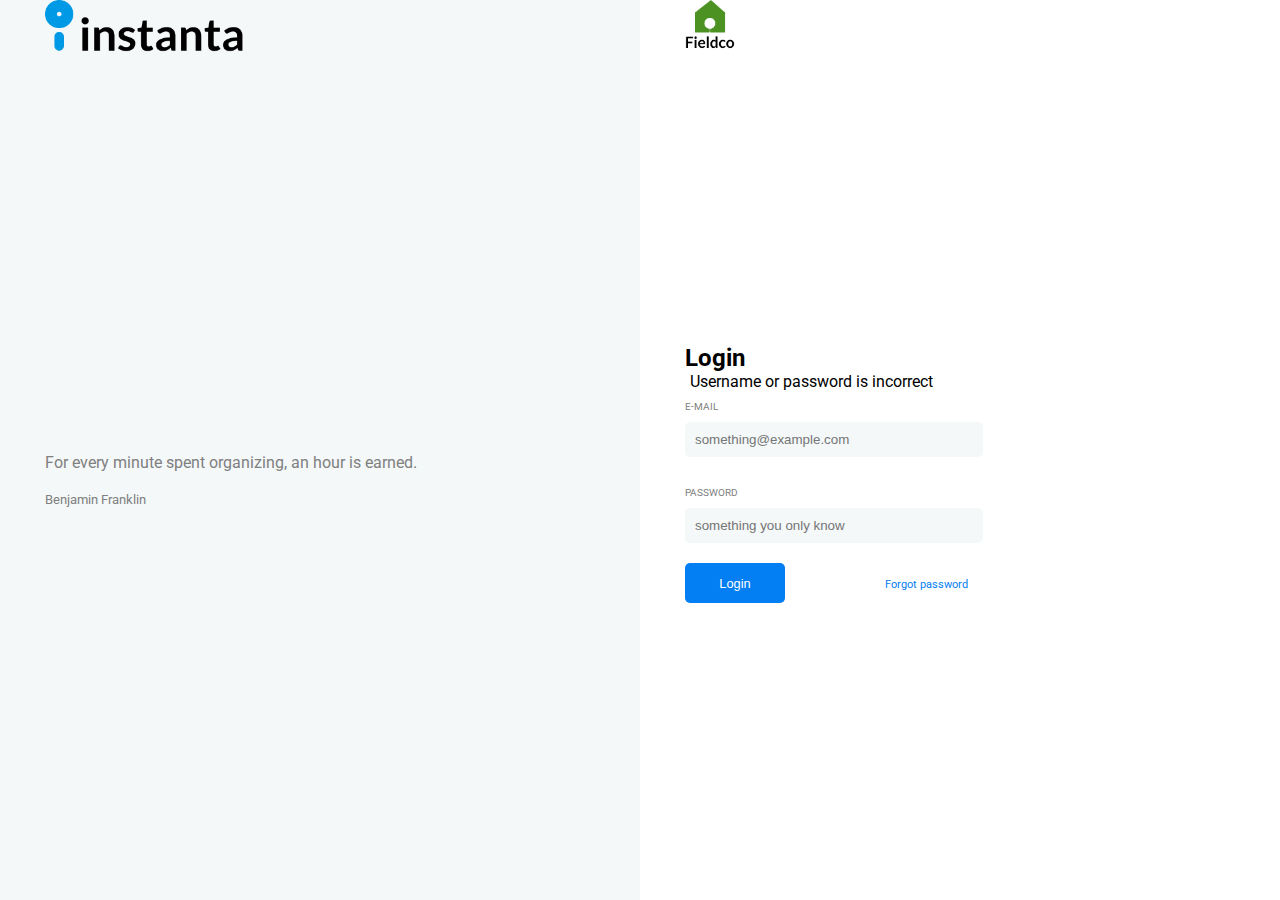
<file: index.html>
<!DOCTYPE html>
<html lang="en">
  <head>
    <meta charset="UTF-8" />
    <meta name="viewport" content="width=device-width, initial-scale=1.0" />
    <meta http-equiv="X-UA-Compatible" content="ie=edge" />
    <meta name="author" content="Teri Eyenike" />
    <meta name="description" content="Instanta Login Dashboard" />
    <meta name="keywords" content="Login, Instanta account login" />
    <link rel="stylesheet" href="" type="text/css" />
    <link
      rel="stylesheet"
      href="https://use.fontawesome.com/releases/v5.7.2/css/all.css"
      integrity="sha384-fnmOCqbTlWIlj8LyTjo7mOUStjsKC4pOpQbqyi7RrhN7udi9RwhKkMHpvLbHG9Sr"
      crossorigin="anonymous"
    />
    <link rel="stylesheet" href="css/styles.css" type="text/css" />
    <title>Instanta Login</title>
  </head>

  <body>
    <div class="container">
      <div class="leftForm">
        <img src="img/instanta-logo.png" alt="" class="img img-left" />
        <div class="right">
          <h2>For every minute spent organizing, an hour is earned.</h2>
          <p>Benjamin Franklin</p>
        </div>
      </div>
      <div class="rightform">
        <img src="img/fieldco-logo.png" alt="" class="img img-right" />
        <div class="rightside">
          <h2>Login</h2>
          <p class="error-msg">
            <i class="fas fa-square"></i> Username or password is incorrect
          </p>
          <form>
            <label for="login">E-mail</label>
            <input
              type="text"
              name="email"
              placeholder="something@example.com"
            />
            <label for="password" class="pwd">Password</label>
            <input
              type="password"
              name="password"
              placeholder="something you only know"
            />
          </form>
          <div class="belowForm">
            <button id="login">Login</button>
            <p>Forgot password</p>
          </div>
        </div>
      </div>
    </div>
    <script type="text/javascript" src="scripts/script.js"></script>
  </body>
</html>
</file>
<file: css/styles.css>
@import url('https://fonts.googleapis.com/css?family=Roboto');

* {
  margin: 0;
  padding: 0;
  box-sizing: border-box;
}

body {
  font-family: 'Roboto', sans-serif;
}

:root {
  --background-colour: #ffffff;
  --button-bg-colour: #0099e5;
  --text-button-colour: #037ef3;
  --main-text-color: #808080;
  --loginLeft-bg-colour: #f4f8f9;
  --button-text-colour: #ffffff;
  --input-focus: #caf0f7;
}

.fieldco-logo {
  width: 50px;
  height: auto;
  margin-top: 10%;
}

.instanta-logo {
  width: 200px;
  height: auto;
  margin-top: 35%;
}

.container {
  display: grid;
  grid-template-columns: repeat(auto-fit, minmax(200px, 1fr));
  height: 100vh;
}

.leftForm {
  background-color: var(--loginLeft-bg-colour);
  padding-left: 45px;
  display: grid;
}

.rightform {
  background-color: var(--background-colour);
  padding-left: 45px;
  display: grid;
}

.rightform form label {
  font-size: 0.6rem;
  color: var(--main-text-color);
  display: block;
  margin-top: 10px;
  text-transform: uppercase;
  margin-bottom: 10px;
}
.rightform form input {
  padding: 10px 10px;
  width: 50%;
  margin-bottom: 20px;
  background-color: var(--loginLeft-bg-colour);
  border: none;
  border-radius: 5px;
}

.img-left {
  width: 200px;
  height: auto;
}

.img-right {
  width: 50px;
  height: auto;
}

button {
  width: 100px;
  height: 40px;
  font-size: 0.8rem;
  padding: 10px;
  color: var(--button-text-colour);
  border: none;
  border-radius: 5px;
  background-color: var(--text-button-colour);
}

.belowForm {
  display: grid;
  grid-template-columns: repeat(2, 1fr);
  font-size: 0.9rem;
  width: 50%;
}

.belowForm p {
  padding: 15px;
  font-size: 0.7rem;
  color: var(--text-button-colour);
  grid-column-end: start;
}

p .fas {
  margin-right: 5px;
}

input[type='text']:focus {
  background: var(--input-focus);
}

.leftForm h2 {
  font-size: 1rem;
  margin-bottom: 20px;
  color: var(--main-text-color);
  font-weight: normal;
}

.leftForm p {
  color: var(--main-text-color);
  font-size: 0.8rem;
  font-weight: normal;
}
</file>
